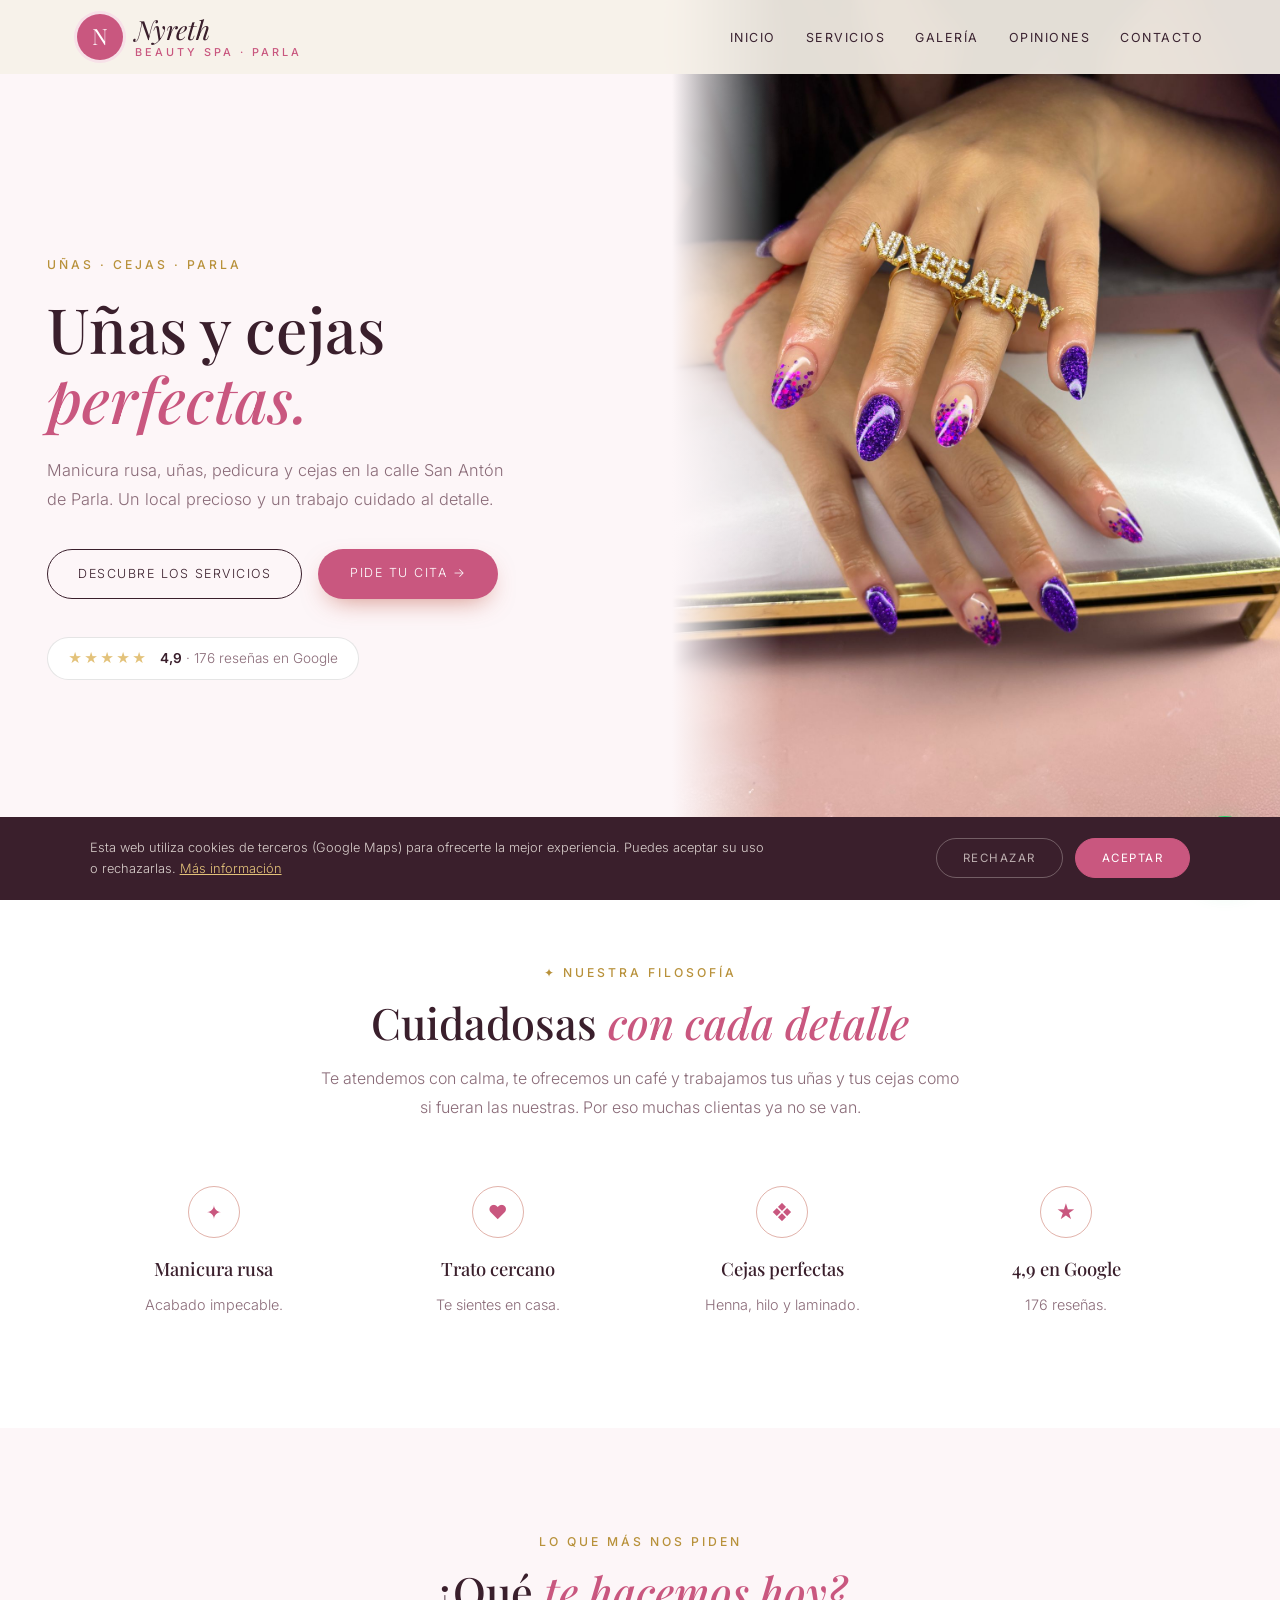
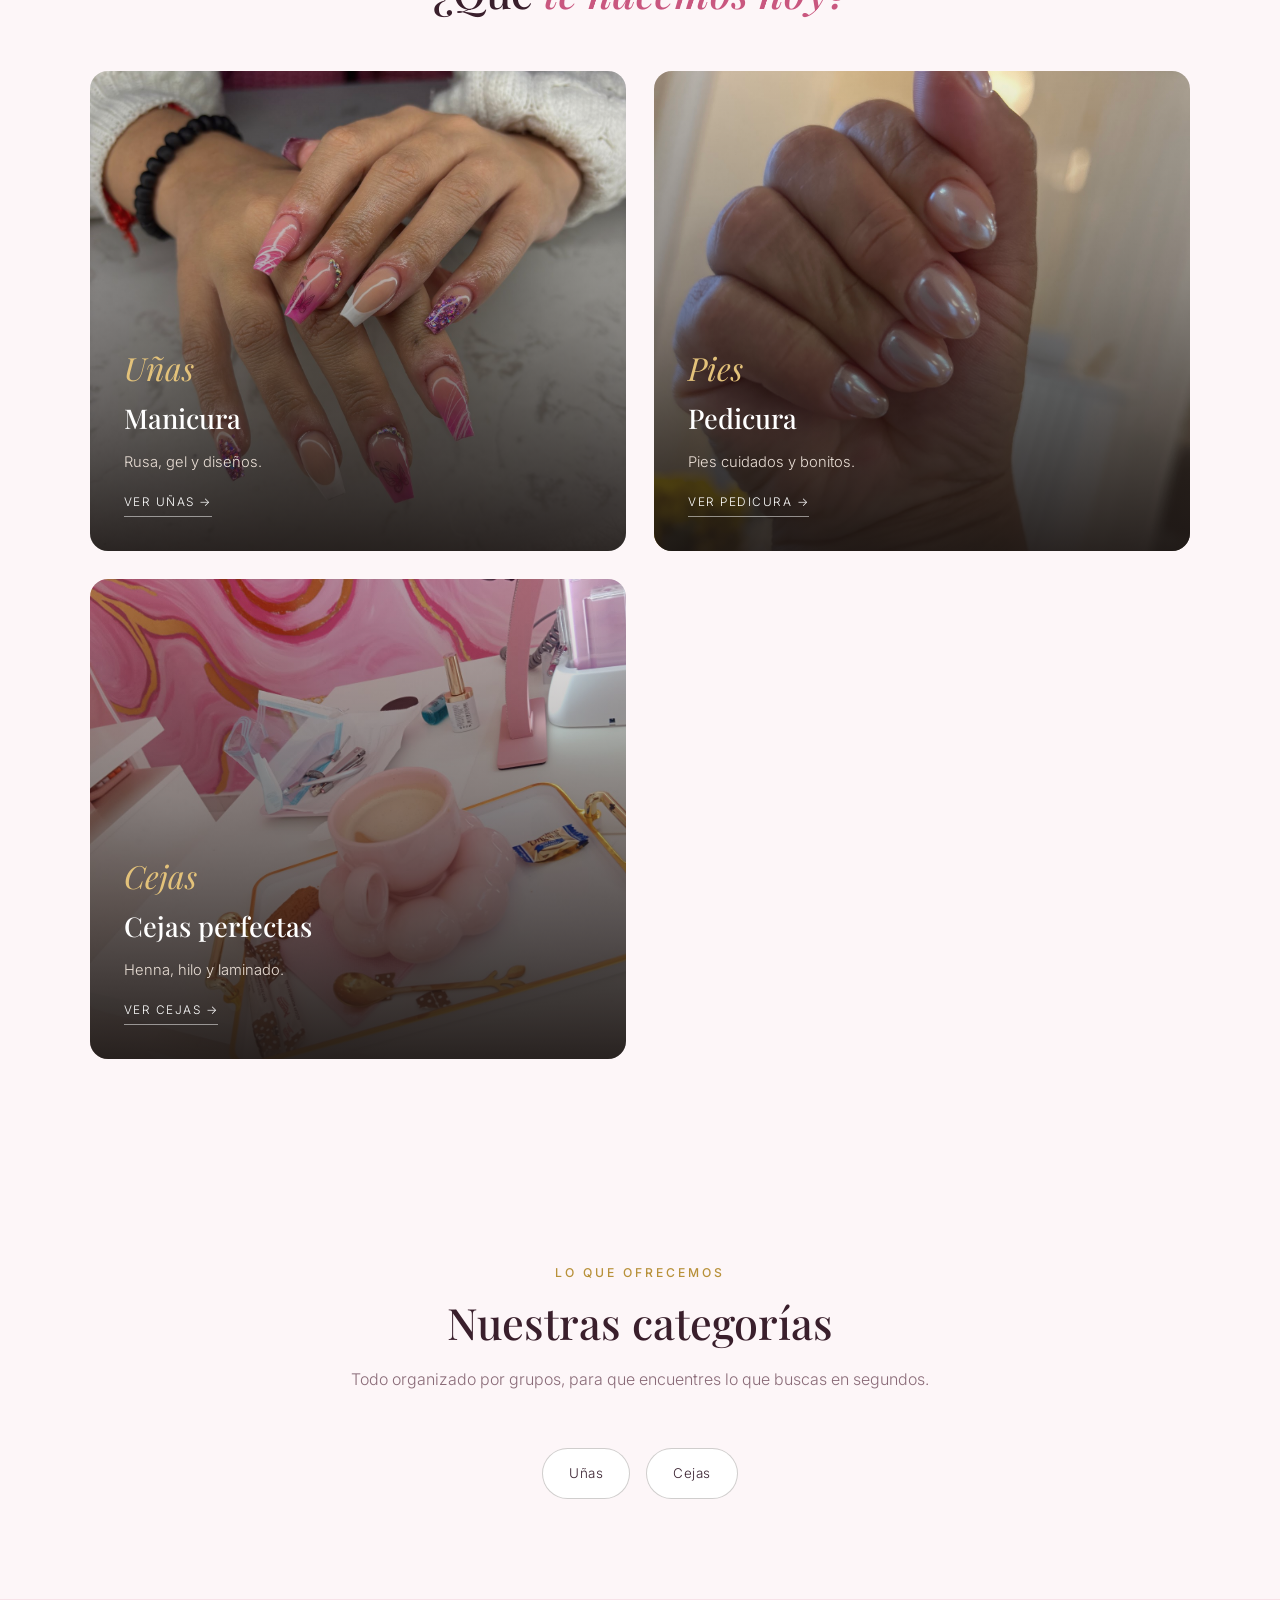
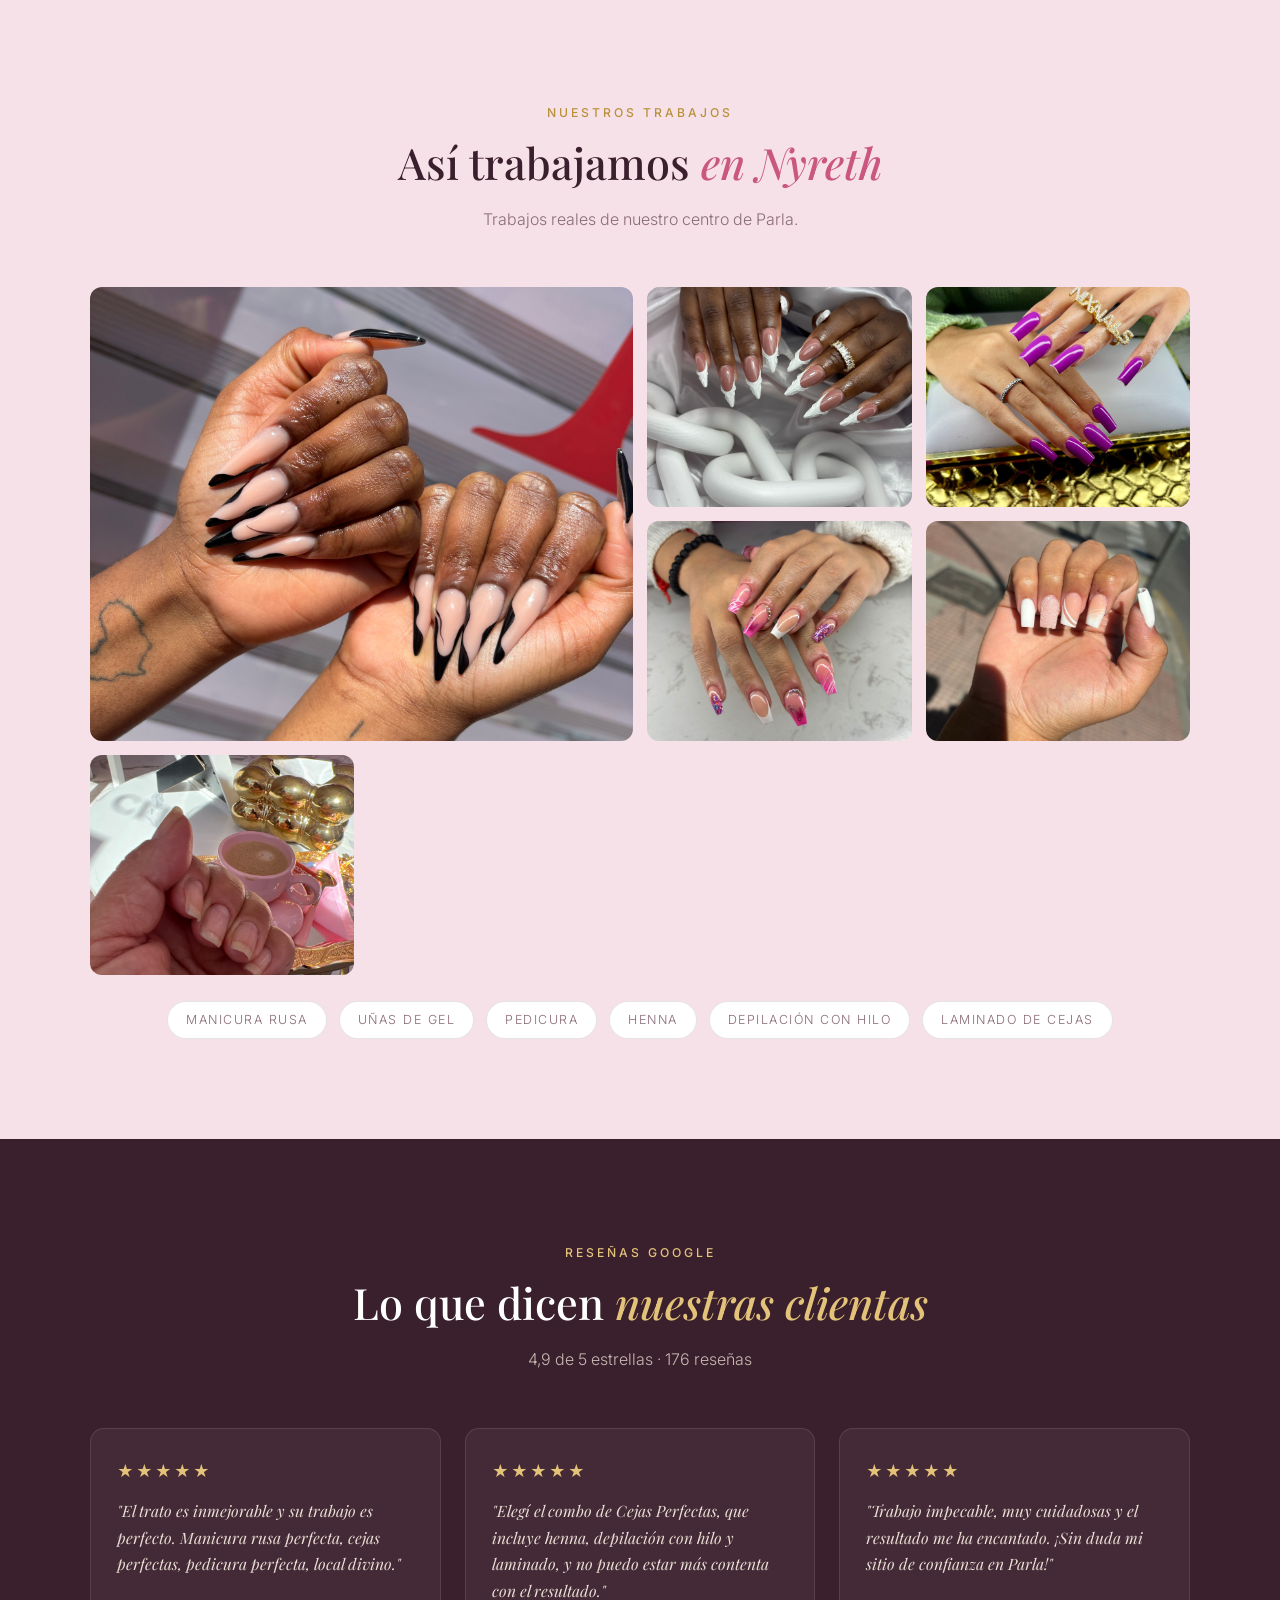
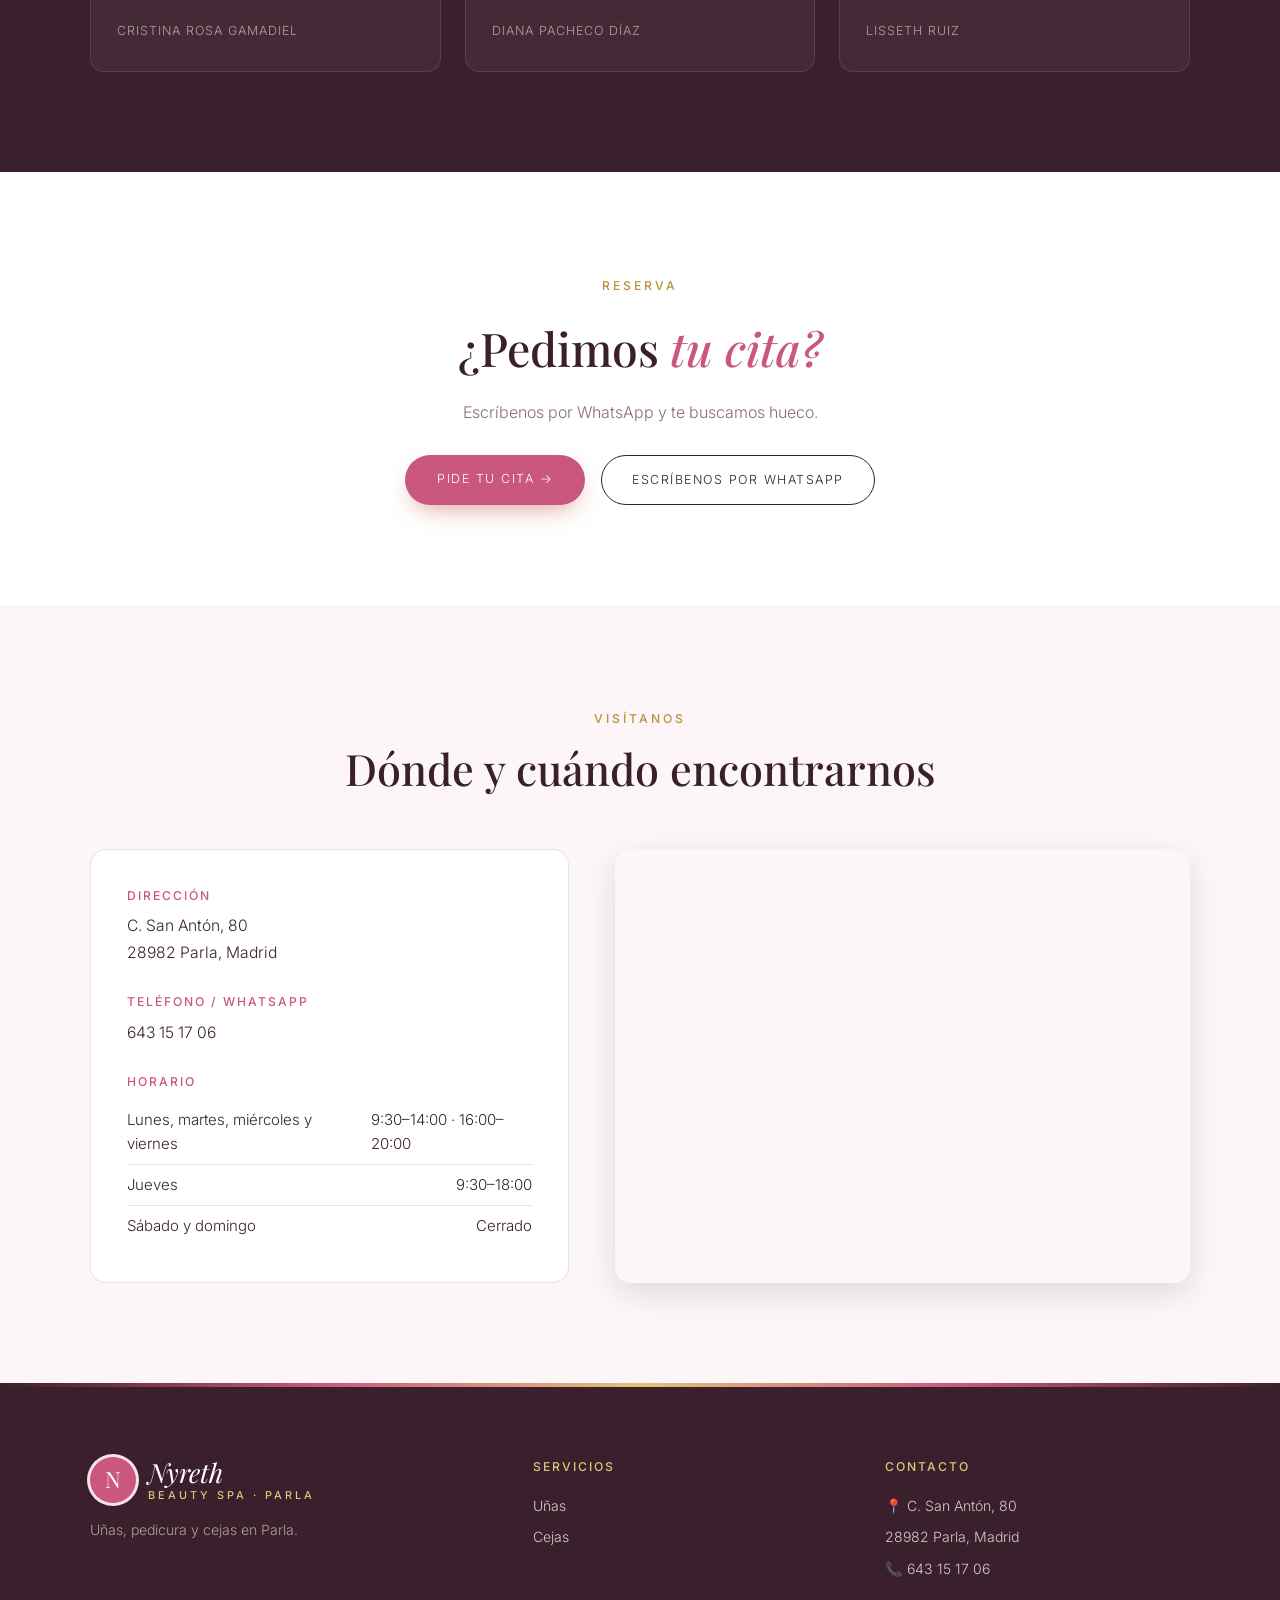
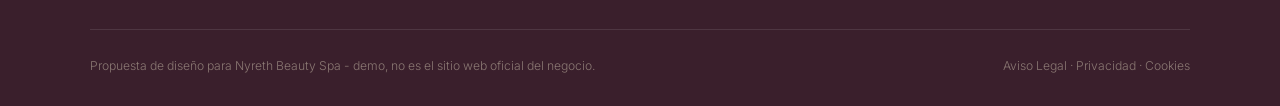
<file: index.html>
<!DOCTYPE html>
<html lang="es">
<head>
<meta charset="UTF-8">
<meta name="viewport" content="width=device-width, initial-scale=1.0">
<title>Nyreth Beauty Spa — Manicura, pedicura y cejas en Parla</title>
<meta name="description" content="Nyreth Beauty Spa, en la calle San Antón 80 de Parla. Manicura rusa, uñas, pedicura y cejas perfectas con henna, hilo y laminado. 4,9★ con 176 reseñas en Google.">
<meta name="theme-color" content="#3a1f2c">
<meta property="og:title" content="Nyreth Beauty Spa · Parla">
<meta property="og:image" content="maps_08.jpg">

<link rel="preconnect" href="https://fonts.googleapis.com"><link rel="preconnect" href="https://fonts.gstatic.com" crossorigin><link href="https://fonts.googleapis.com/css2?family=Playfair+Display:ital,wght@0,500;0,600;1,500&family=Inter:wght@300;400;500;600&display=swap" rel="stylesheet">
<link rel="stylesheet" href="styles.css">
</head>
<body>

<header id="header">
  <a href="index.html" class="logo" aria-label="Nyreth Beauty Spa, inicio"><span class="logo-mark">N</span><span class="logo-text"><span class="script">Nyreth</span><small>beauty spa · Parla</small></span></a>
  <nav id="nav" aria-label="Navegación principal"><ul><li><a href="index.html#inicio">Inicio</a></li><li><a href="servicios.html">Servicios</a></li><li><a href="index.html#galeria">Galería</a></li><li><a href="index.html#opiniones">Opiniones</a></li><li><a href="index.html#contacto">Contacto</a></li></ul></nav><button class="nav-toggle" id="navToggle" aria-label="Abrir menú">☰</button>
</header>

<section class="hero" id="inicio">
  <div class="hero-text">
    <span class="eyebrow">Uñas · Cejas · Parla</span>
    <h1>Uñas y cejas <em>perfectas.</em></h1>
    <p>Manicura rusa, uñas, pedicura y cejas en la calle San Antón de Parla. Un local precioso y un trabajo cuidado al detalle.</p>
    <div class="hero-ctas">
      <a href="servicios.html" class="btn-outline">Descubre los servicios</a>
      <a href="https://wa.me/34643151706?text=Hola%2C%20he%20visto%20vuestra%20web%20y%20me%20gustar%C3%ADa%20pedir%20cita%20en%20Nyreth%20Beauty%20Spa" class="btn-solid" target="_blank" rel="noopener">Pide tu cita →</a>
    </div>
    <a class="hero-rating" href="https://www.google.com/maps/search/?api=1&query=Nyreth+Beauty+Spa,+Calle+San+Antón+80,+Parla" target="_blank" rel="noopener"><span class="stars">★★★★★</span><span><strong>4,9</strong> · 176 reseñas en Google</span></a>
  </div>
  <div class="hero-img"><img src="maps_08.jpg" alt="Uñas moradas hechas en Nyreth Beauty Spa" style="object-position:center 50%;"></div>
</section>

<section class="trust">
  <div class="section-head">
    <span class="eyebrow">✦ Nuestra filosofía</span>
    <h2>Cuidadosas <em>con cada detalle</em></h2>
    <p>Te atendemos con calma, te ofrecemos un café y trabajamos tus uñas y tus cejas como si fueran las nuestras. Por eso muchas clientas ya no se van.</p>
  </div>
  <div class="trust-grid">
    <div class="trust-card"><span class="trust-ic">✦</span><h3>Manicura rusa</h3><p>Acabado impecable.</p></div>
    <div class="trust-card"><span class="trust-ic">♥</span><h3>Trato cercano</h3><p>Te sientes en casa.</p></div>
    <div class="trust-card"><span class="trust-ic">❖</span><h3>Cejas perfectas</h3><p>Henna, hilo y laminado.</p></div>
    <div class="trust-card"><span class="trust-ic">★</span><h3>4,9 en Google</h3><p>176 reseñas.</p></div>
  </div>
</section>

<section class="worlds">
  <div class="section-head">
    <span class="eyebrow">Lo que más nos piden</span>
    <h2>¿Qué <em>te hacemos hoy?</em></h2>
  </div>
  <div class="worlds-grid">
    <a href="servicios.html#unas" class="world-card"><img src="maps_07.jpg" alt="Manicura"><div class="world-text"><span class="script">Uñas</span><h3>Manicura</h3><p>Rusa, gel y diseños.</p><span class="world-link">Ver uñas →</span></div></a>
    <a href="servicios.html#unas" class="world-card"><img src="maps_09.jpg" alt="Pedicura"><div class="world-text"><span class="script">Pies</span><h3>Pedicura</h3><p>Pies cuidados y bonitos.</p><span class="world-link">Ver pedicura →</span></div></a>
    <a href="servicios.html#cejas" class="world-card"><img src="maps_03.jpg" alt="Cejas perfectas"><div class="world-text"><span class="script">Cejas</span><h3>Cejas perfectas</h3><p>Henna, hilo y laminado.</p><span class="world-link">Ver cejas →</span></div></a>
  </div>
</section>

<section>
  <div class="section-head">
    <span class="eyebrow">Lo que ofrecemos</span>
    <h2>Nuestras categorías</h2>
    <p>Todo organizado por grupos, para que encuentres lo que buscas en segundos.</p>
  </div>
  <div class="cat-pills">
    <a href="servicios.html#unas" class="cat-pill">Uñas</a>
    <a href="servicios.html#cejas" class="cat-pill">Cejas</a>
  </div>
</section>

<section class="gallery-wrap" id="galeria">
  <div class="section-head">
    <span class="eyebrow">Nuestros trabajos</span>
    <h2>Así trabajamos <em>en Nyreth</em></h2>
    <p>Trabajos reales de nuestro centro de Parla.</p>
  </div>
  <div class="gallery">
    <figure class="big"><img src="maps_01.jpg" alt="Uñas con diseño negro" loading="lazy"></figure>
    <figure><img src="maps_02.jpg" alt="Francesa blanca" loading="lazy"></figure>
    <figure><img src="maps_04.jpg" alt="Uñas moradas" loading="lazy"></figure>
    <figure><img src="maps_07.jpg" alt="Uñas rosas con diseño" loading="lazy"></figure>
    <figure><img src="maps_05.jpg" alt="Uñas nude con brillo" loading="lazy"></figure>
    <figure><img src="maps_06.jpg" alt="Rincón de café del centro" loading="lazy"></figure>
  </div>
  <div class="brands"><span>Manicura rusa</span><span>Uñas de gel</span><span>Pedicura</span><span>Henna</span><span>Depilación con hilo</span><span>Laminado de cejas</span></div>
</section>

<section class="reviews-wrap" id="opiniones">
  <div class="section-head">
    <span class="eyebrow">Reseñas Google</span>
    <h2>Lo que dicen <em>nuestras clientas</em></h2>
    <p>4,9 de 5 estrellas · 176 reseñas</p>
  </div>
  <div class="review-grid">
    <div class="review-card"><div class="stars">★★★★★</div><p>"El trato es inmejorable y su trabajo es perfecto. Manicura rusa perfecta, cejas perfectas, pedicura perfecta, local divino."</p><cite>Cristina Rosa Gamadiel</cite></div>
    <div class="review-card"><div class="stars">★★★★★</div><p>"Elegí el combo de Cejas Perfectas, que incluye henna, depilación con hilo y laminado, y no puedo estar más contenta con el resultado."</p><cite>Diana Pacheco Díaz</cite></div>
    <div class="review-card"><div class="stars">★★★★★</div><p>"Trabajo impecable, muy cuidadosas y el resultado me ha encantado. ¡Sin duda mi sitio de confianza en Parla!"</p><cite>Lisseth Ruiz</cite></div>
  </div>
</section>

<section class="cta-section">
  <span class="eyebrow">Reserva</span>
  <h2>¿Pedimos <em>tu cita?</em></h2>
  <p>Escríbenos por WhatsApp y te buscamos hueco.</p>
  <div class="cta-row">
    <a href="https://wa.me/34643151706?text=Hola%2C%20he%20visto%20vuestra%20web%20y%20me%20gustar%C3%ADa%20pedir%20cita%20en%20Nyreth%20Beauty%20Spa" class="btn-solid" target="_blank" rel="noopener">Pide tu cita →</a>
    <a href="https://wa.me/34643151706?text=Hola%2C%20he%20visto%20vuestra%20web%20y%20me%20gustar%C3%ADa%20pedir%20cita%20en%20Nyreth%20Beauty%20Spa" class="btn-outline" target="_blank" rel="noopener">Escríbenos por WhatsApp</a>
  </div>
</section>

<section class="contact-section" id="contacto">
  <div class="section-head">
    <span class="eyebrow">Visítanos</span>
    <h2>Dónde y cuándo encontrarnos</h2>
  </div>
  <div class="contact-grid">
    <div class="contact-info">
      <div class="contact-block"><h3>Dirección</h3><p>C. San Antón, 80<br>28982 Parla, Madrid</p></div>
      <div class="contact-block"><h3>Teléfono / WhatsApp</h3><p><a href="tel:+34643151706">643 15 17 06</a></p></div>
      <div class="contact-block"><h3>Horario</h3><ul class="hours-list"><li><span>Lunes, martes, miércoles y viernes</span><span>9:30–14:00 · 16:00–20:00</span></li><li><span>Jueves</span><span>9:30–18:00</span></li><li><span>Sábado y domingo</span><span>Cerrado</span></li></ul></div>
      
    </div>
    <div class="contact-map">
      <iframe title="Mapa de Nyreth Beauty Spa" src="https://www.google.com/maps?q=Nyreth+Beauty+Spa,+Calle+San+Antón+80,+Parla&output=embed" width="100%" height="100%" style="border:0;" allowfullscreen="" loading="lazy" referrerpolicy="no-referrer-when-downgrade"></iframe>
    </div>
  </div>
</section>

<footer>
  <div class="footer-grid">
    <div class="footer-brand">
      <a href="index.html" class="logo light"><span class="logo-mark">N</span><span class="logo-text"><span class="script">Nyreth</span><small>beauty spa · Parla</small></span></a>
      <p>Uñas, pedicura y cejas en Parla.</p>
    </div>
    <div><h4>Servicios</h4><ul><li><a href="servicios.html#unas">Uñas</a></li><li><a href="servicios.html#cejas">Cejas</a></li></ul></div>
    <div><h4>Contacto</h4><ul><li>📍 C. San Antón, 80</li><li>28982 Parla, Madrid</li><li>📞 <a href="tel:+34643151706">643 15 17 06</a></li></ul></div>
  </div>
  <div class="footer-bottom">
    <span>Propuesta de diseño para Nyreth Beauty Spa - demo, no es el sitio web oficial del negocio.</span>
    <span><a href="aviso-legal.html">Aviso Legal</a> &middot; <a href="politica-privacidad.html">Privacidad</a> &middot; <a href="politica-cookies.html">Cookies</a></span>
  </div>
</footer>

<div id="cookie-banner" class="cookie-banner"><p>Esta web utiliza cookies de terceros (Google Maps) para ofrecerte la mejor experiencia. Puedes aceptar su uso o rechazarlas. <a href="politica-cookies.html">Más información</a></p><div class="cookie-actions"><button onclick="setCookieChoice('rejected')" class="ck-reject">Rechazar</button><button onclick="setCookieChoice('accepted')" class="ck-accept">Aceptar</button></div></div>
<div class="social-fabs"><a class="wa-fab" href="https://wa.me/34643151706?text=Hola%2C%20he%20visto%20vuestra%20web%20y%20me%20gustar%C3%ADa%20pedir%20cita%20en%20Nyreth%20Beauty%20Spa" target="_blank" rel="noopener" aria-label="Escribir por WhatsApp"><svg width="28" height="28" viewBox="0 0 24 24" fill="white"><path d="M17.5 14.4c-.3-.1-1.8-.9-2-1s-.5-.1-.7.1-.8 1-.9 1.2-.3.2-.6.1a8.2 8.2 0 0 1-2.4-1.5 9 9 0 0 1-1.7-2.1c-.2-.3 0-.5.1-.6l.4-.5.3-.5v-.5l-.9-2.2c-.2-.6-.5-.5-.7-.5h-.6a1.1 1.1 0 0 0-.8.4 3.4 3.4 0 0 0-1 2.5 5.9 5.9 0 0 0 1.2 3.1 13.5 13.5 0 0 0 5.2 4.6c2.6 1 2.6.7 3.1.6a2.6 2.6 0 0 0 1.7-1.2 2.1 2.1 0 0 0 .2-1.2c-.1-.1-.3-.2-.6-.3ZM12 21.8a9.8 9.8 0 0 1-5-1.4l-.4-.2-3.7 1 1-3.6-.2-.4A9.8 9.8 0 1 1 12 21.8Zm8.4-18.3A11.8 11.8 0 0 0 1.8 17.7L.2 23.8l6.3-1.6a11.8 11.8 0 0 0 5.6 1.4A11.8 11.8 0 0 0 20.4 3.5Z"/></svg></a></div>
<script src="main.js"></script>
</body>
</html>
</file>
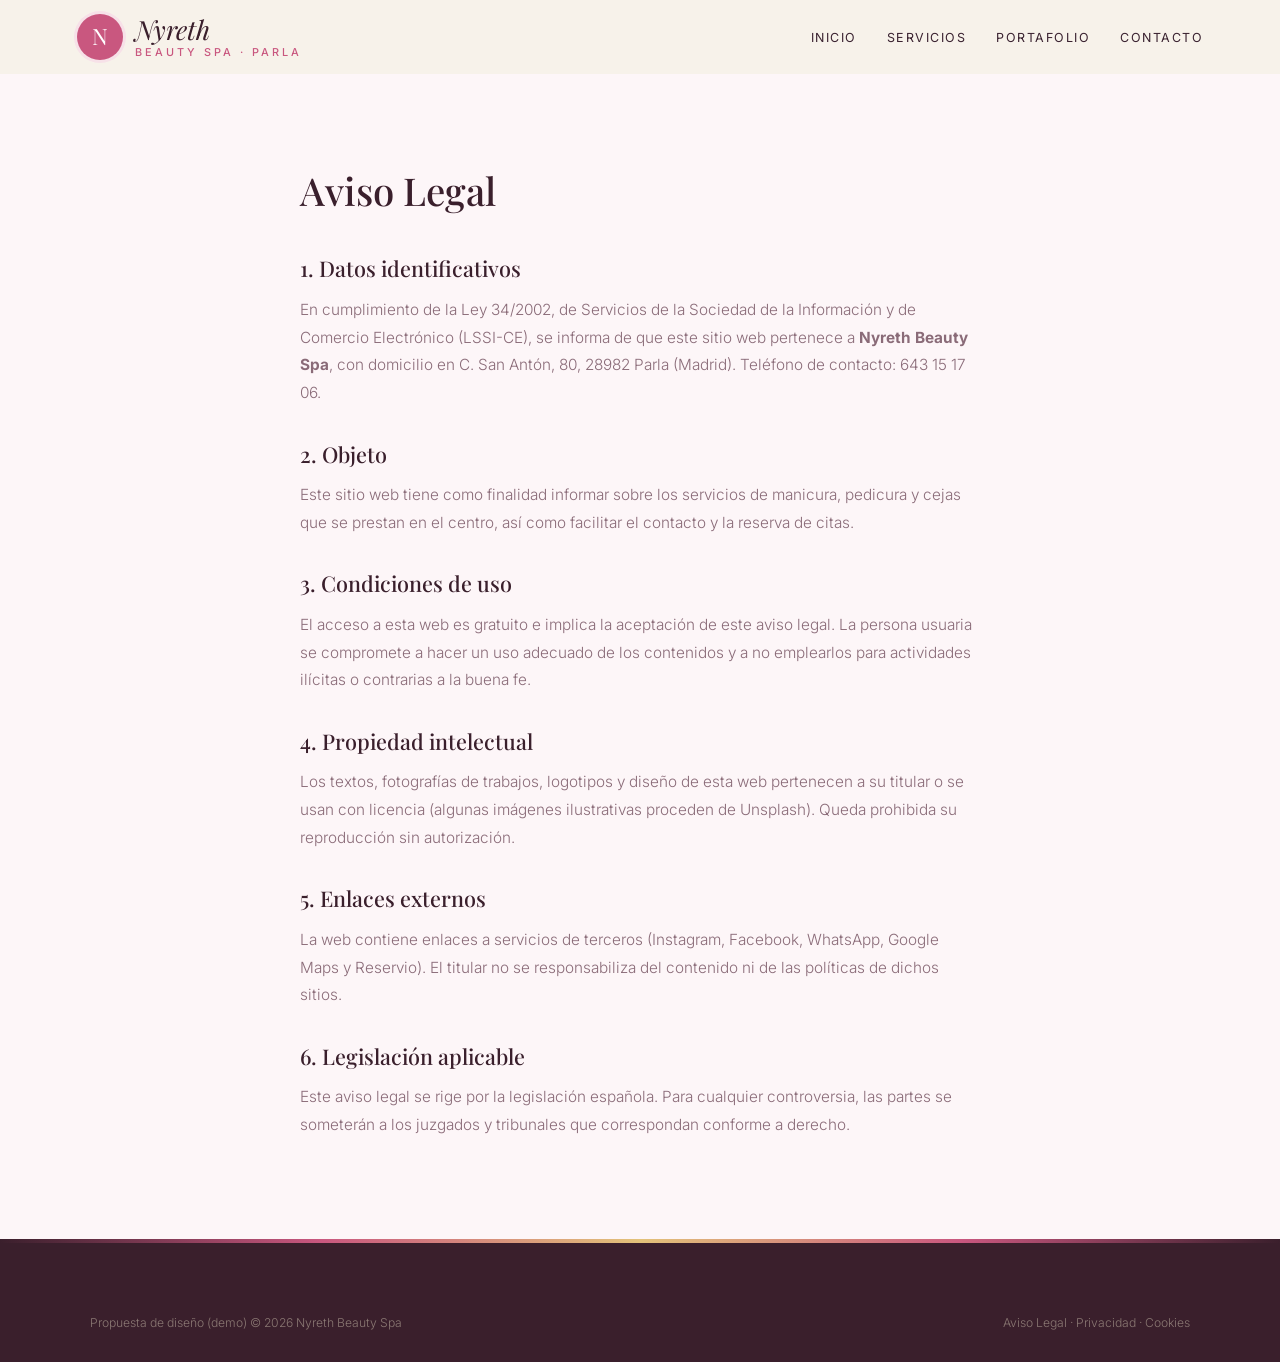
<file: aviso-legal.html>
<!DOCTYPE html>
<html lang="es">
<head>
<meta charset="UTF-8">
<meta name="viewport" content="width=device-width, initial-scale=1.0">
<title>Aviso Legal — Nyreth Beauty Spa</title>
<meta name="robots" content="noindex">

<link rel="preconnect" href="https://fonts.googleapis.com">
<link href="https://fonts.googleapis.com/css2?family=Playfair+Display:ital,wght@0,500;0,600;1,500&family=Inter:wght@300;400;500;600&display=swap" rel="stylesheet">
<link rel="stylesheet" href="styles.css">
</head>
<body>
<header id="header" class="scrolled">
  <a href="index.html" class="logo" aria-label="Nyreth Beauty Spa, inicio">
    <span class="logo-mark">N</span>
    <span class="logo-text"><span class="script">Nyreth</span><small>beauty spa · Parla</small></span>
  </a>
  <nav id="nav" aria-label="Navegación principal">
    <ul>
      <li><a href="index.html#inicio">Inicio</a></li>
      <li><a href="servicios.html">Servicios</a></li>
      <li><a href="portafolio.html">Portafolio</a></li>
      <li><a href="index.html#contacto">Contacto</a></li>
    </ul>
  </nav>
  <button class="nav-toggle" id="navToggle" aria-label="Abrir menú">☰</button>
</header>
<main class="legal"><h1>Aviso Legal</h1>
<h2>1. Datos identificativos</h2>
<p>En cumplimiento de la Ley 34/2002, de Servicios de la Sociedad de la Información y de Comercio Electrónico (LSSI-CE), se informa de que este sitio web pertenece a <strong>Nyreth Beauty Spa</strong>, con domicilio en C. San Antón, 80, 28982 Parla (Madrid). Teléfono de contacto: 643 15 17 06.</p>
<h2>2. Objeto</h2>
<p>Este sitio web tiene como finalidad informar sobre los servicios de manicura, pedicura y cejas que se prestan en el centro, así como facilitar el contacto y la reserva de citas.</p>
<h2>3. Condiciones de uso</h2>
<p>El acceso a esta web es gratuito e implica la aceptación de este aviso legal. La persona usuaria se compromete a hacer un uso adecuado de los contenidos y a no emplearlos para actividades ilícitas o contrarias a la buena fe.</p>
<h2>4. Propiedad intelectual</h2>
<p>Los textos, fotografías de trabajos, logotipos y diseño de esta web pertenecen a su titular o se usan con licencia (algunas imágenes ilustrativas proceden de Unsplash). Queda prohibida su reproducción sin autorización.</p>
<h2>5. Enlaces externos</h2>
<p>La web contiene enlaces a servicios de terceros (Instagram, Facebook, WhatsApp, Google Maps y Reservio). El titular no se responsabiliza del contenido ni de las políticas de dichos sitios.</p>
<h2>6. Legislación aplicable</h2>
<p>Este aviso legal se rige por la legislación española. Para cualquier controversia, las partes se someterán a los juzgados y tribunales que correspondan conforme a derecho.</p></main>
<footer>
  <div class="footer-bottom" style="margin-top:0">
    <span>Propuesta de diseño (demo) © 2026 Nyreth Beauty Spa</span>
    <span><a href="aviso-legal.html">Aviso Legal</a> &middot; <a href="politica-privacidad.html">Privacidad</a> &middot; <a href="politica-cookies.html">Cookies</a></span>
  </div>
</footer>
<script src="main.js"></script>
</body>
</html>
</file>
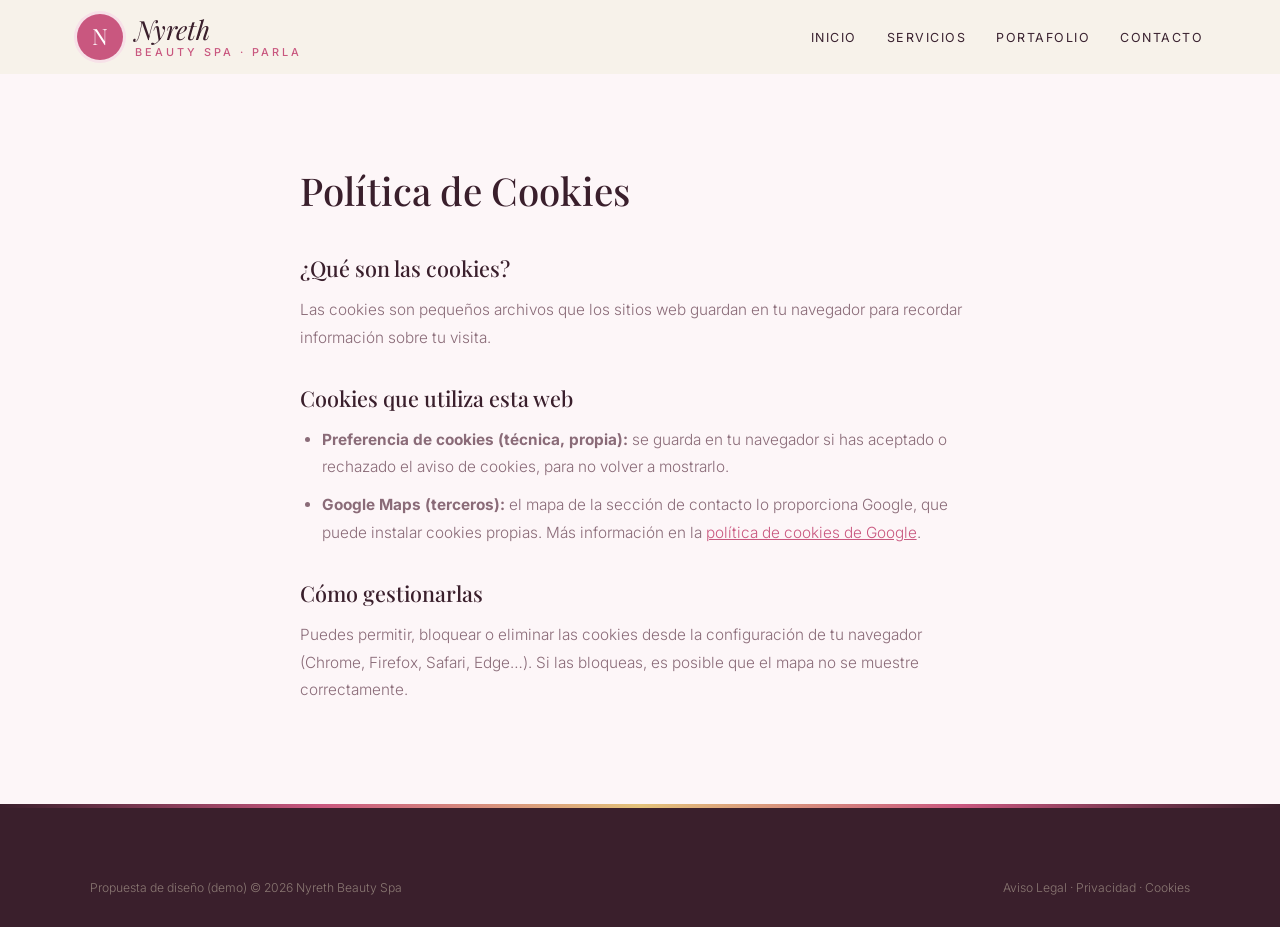
<file: politica-cookies.html>
<!DOCTYPE html>
<html lang="es">
<head>
<meta charset="UTF-8">
<meta name="viewport" content="width=device-width, initial-scale=1.0">
<title>Política de Cookies — Nyreth Beauty Spa</title>
<meta name="robots" content="noindex">

<link rel="preconnect" href="https://fonts.googleapis.com">
<link href="https://fonts.googleapis.com/css2?family=Playfair+Display:ital,wght@0,500;0,600;1,500&family=Inter:wght@300;400;500;600&display=swap" rel="stylesheet">
<link rel="stylesheet" href="styles.css">
</head>
<body>
<header id="header" class="scrolled">
  <a href="index.html" class="logo" aria-label="Nyreth Beauty Spa, inicio">
    <span class="logo-mark">N</span>
    <span class="logo-text"><span class="script">Nyreth</span><small>beauty spa · Parla</small></span>
  </a>
  <nav id="nav" aria-label="Navegación principal">
    <ul>
      <li><a href="index.html#inicio">Inicio</a></li>
      <li><a href="servicios.html">Servicios</a></li>
      <li><a href="portafolio.html">Portafolio</a></li>
      <li><a href="index.html#contacto">Contacto</a></li>
    </ul>
  </nav>
  <button class="nav-toggle" id="navToggle" aria-label="Abrir menú">☰</button>
</header>
<main class="legal"><h1>Política de Cookies</h1>
<h2>¿Qué son las cookies?</h2>
<p>Las cookies son pequeños archivos que los sitios web guardan en tu navegador para recordar información sobre tu visita.</p>
<h2>Cookies que utiliza esta web</h2>
<ul>
<li><strong>Preferencia de cookies (técnica, propia):</strong> se guarda en tu navegador si has aceptado o rechazado el aviso de cookies, para no volver a mostrarlo.</li>
<li><strong>Google Maps (terceros):</strong> el mapa de la sección de contacto lo proporciona Google, que puede instalar cookies propias. Más información en la <a href="https://policies.google.com/technologies/cookies" target="_blank" rel="noopener">política de cookies de Google</a>.</li>
</ul>
<h2>Cómo gestionarlas</h2>
<p>Puedes permitir, bloquear o eliminar las cookies desde la configuración de tu navegador (Chrome, Firefox, Safari, Edge…). Si las bloqueas, es posible que el mapa no se muestre correctamente.</p></main>
<footer>
  <div class="footer-bottom" style="margin-top:0">
    <span>Propuesta de diseño (demo) © 2026 Nyreth Beauty Spa</span>
    <span><a href="aviso-legal.html">Aviso Legal</a> &middot; <a href="politica-privacidad.html">Privacidad</a> &middot; <a href="politica-cookies.html">Cookies</a></span>
  </div>
</footer>
<script src="main.js"></script>
</body>
</html>
</file>
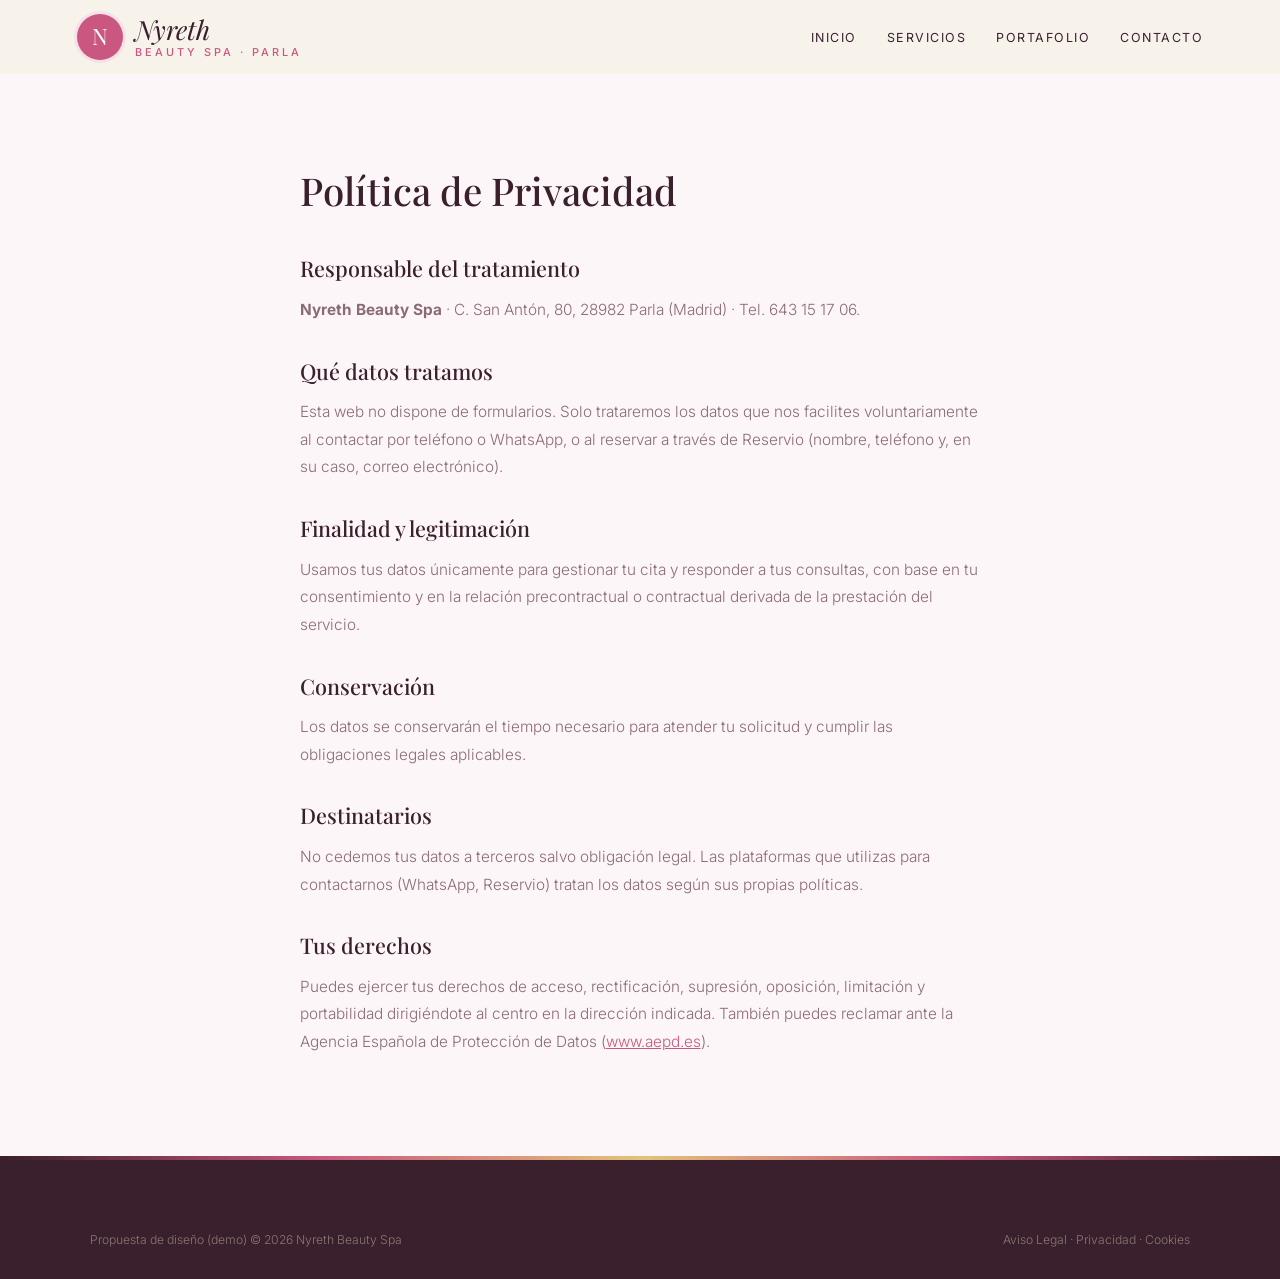
<file: politica-privacidad.html>
<!DOCTYPE html>
<html lang="es">
<head>
<meta charset="UTF-8">
<meta name="viewport" content="width=device-width, initial-scale=1.0">
<title>Política de Privacidad — Nyreth Beauty Spa</title>
<meta name="robots" content="noindex">

<link rel="preconnect" href="https://fonts.googleapis.com">
<link href="https://fonts.googleapis.com/css2?family=Playfair+Display:ital,wght@0,500;0,600;1,500&family=Inter:wght@300;400;500;600&display=swap" rel="stylesheet">
<link rel="stylesheet" href="styles.css">
</head>
<body>
<header id="header" class="scrolled">
  <a href="index.html" class="logo" aria-label="Nyreth Beauty Spa, inicio">
    <span class="logo-mark">N</span>
    <span class="logo-text"><span class="script">Nyreth</span><small>beauty spa · Parla</small></span>
  </a>
  <nav id="nav" aria-label="Navegación principal">
    <ul>
      <li><a href="index.html#inicio">Inicio</a></li>
      <li><a href="servicios.html">Servicios</a></li>
      <li><a href="portafolio.html">Portafolio</a></li>
      <li><a href="index.html#contacto">Contacto</a></li>
    </ul>
  </nav>
  <button class="nav-toggle" id="navToggle" aria-label="Abrir menú">☰</button>
</header>
<main class="legal"><h1>Política de Privacidad</h1>
<h2>Responsable del tratamiento</h2>
<p><strong>Nyreth Beauty Spa</strong> · C. San Antón, 80, 28982 Parla (Madrid) · Tel. 643 15 17 06.</p>
<h2>Qué datos tratamos</h2>
<p>Esta web no dispone de formularios. Solo trataremos los datos que nos facilites voluntariamente al contactar por teléfono o WhatsApp, o al reservar a través de Reservio (nombre, teléfono y, en su caso, correo electrónico).</p>
<h2>Finalidad y legitimación</h2>
<p>Usamos tus datos únicamente para gestionar tu cita y responder a tus consultas, con base en tu consentimiento y en la relación precontractual o contractual derivada de la prestación del servicio.</p>
<h2>Conservación</h2>
<p>Los datos se conservarán el tiempo necesario para atender tu solicitud y cumplir las obligaciones legales aplicables.</p>
<h2>Destinatarios</h2>
<p>No cedemos tus datos a terceros salvo obligación legal. Las plataformas que utilizas para contactarnos (WhatsApp, Reservio) tratan los datos según sus propias políticas.</p>
<h2>Tus derechos</h2>
<p>Puedes ejercer tus derechos de acceso, rectificación, supresión, oposición, limitación y portabilidad dirigiéndote al centro en la dirección indicada. También puedes reclamar ante la Agencia Española de Protección de Datos (<a href="https://www.aepd.es" target="_blank" rel="noopener">www.aepd.es</a>).</p></main>
<footer>
  <div class="footer-bottom" style="margin-top:0">
    <span>Propuesta de diseño (demo) © 2026 Nyreth Beauty Spa</span>
    <span><a href="aviso-legal.html">Aviso Legal</a> &middot; <a href="politica-privacidad.html">Privacidad</a> &middot; <a href="politica-cookies.html">Cookies</a></span>
  </div>
</footer>
<script src="main.js"></script>
</body>
</html>
</file>
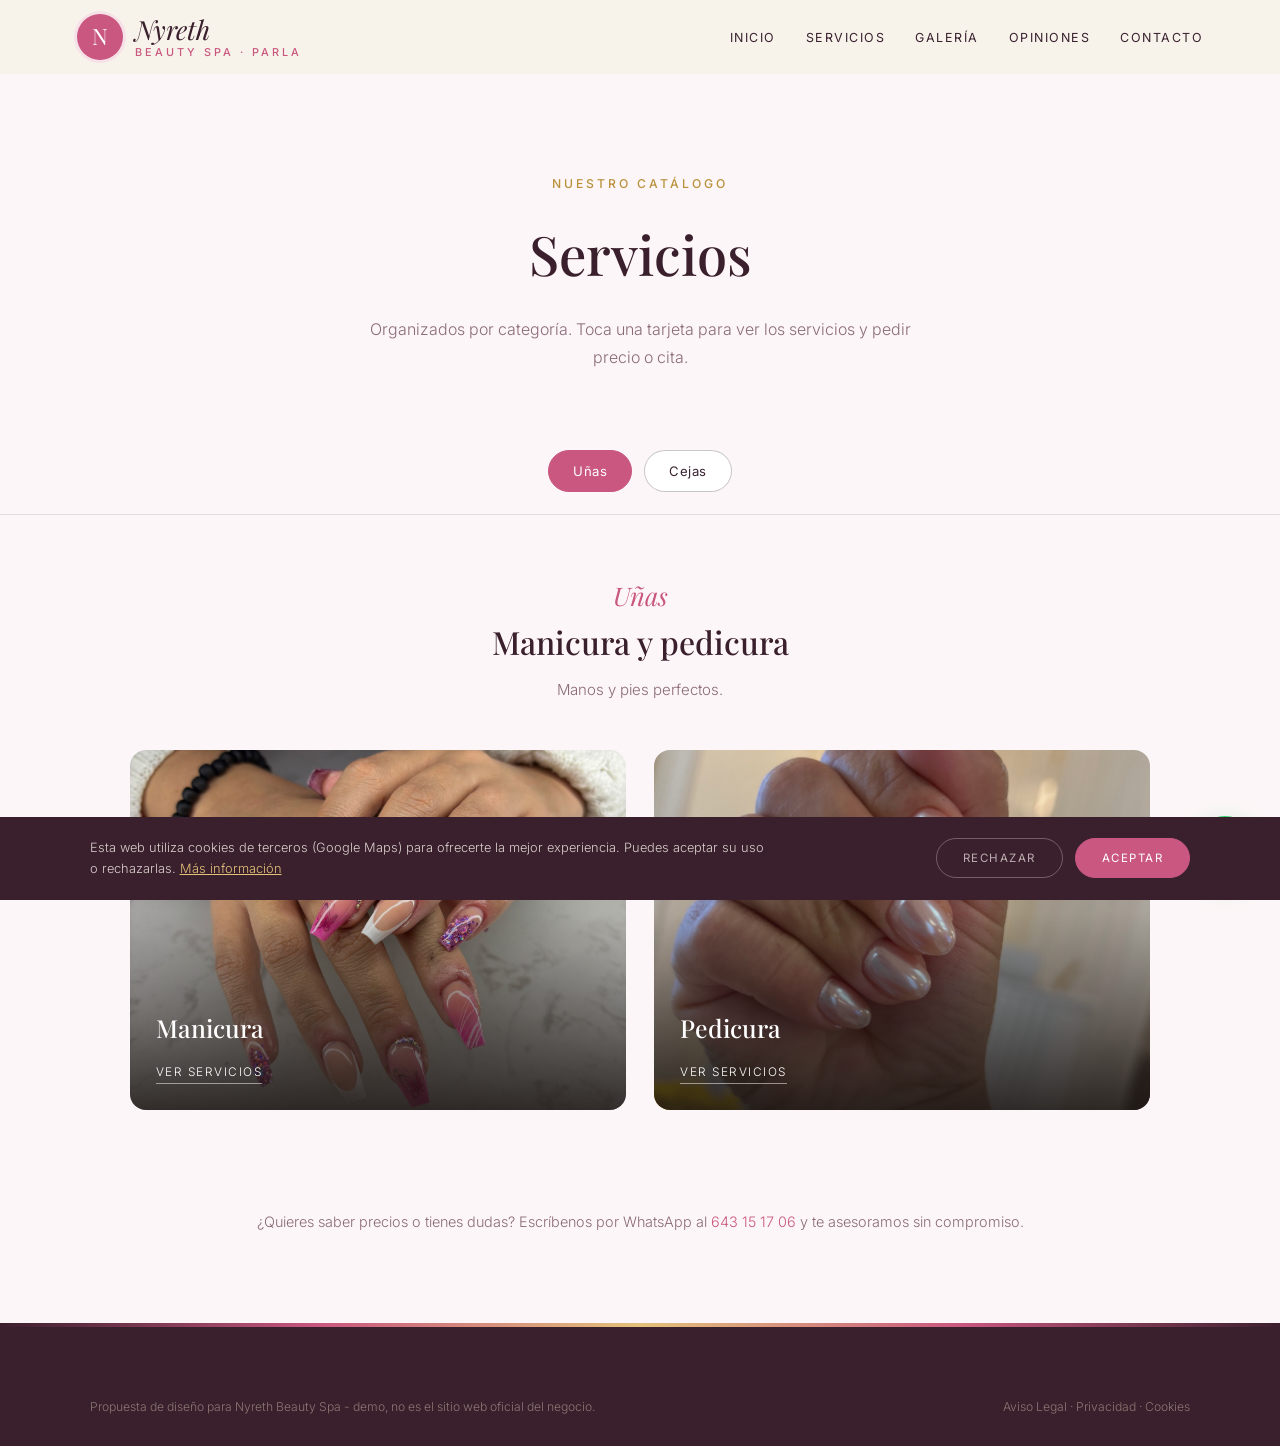
<file: servicios.html>
<!DOCTYPE html>
<html lang="es">
<head>
<meta charset="UTF-8">
<meta name="viewport" content="width=device-width, initial-scale=1.0">
<title>Servicios — Nyreth Beauty Spa · Parla</title>
<meta name="description" content="Servicios de Nyreth Beauty Spa en Parla.">

<link rel="preconnect" href="https://fonts.googleapis.com"><link rel="preconnect" href="https://fonts.gstatic.com" crossorigin><link href="https://fonts.googleapis.com/css2?family=Playfair+Display:ital,wght@0,500;0,600;1,500&family=Inter:wght@300;400;500;600&display=swap" rel="stylesheet">
<link rel="stylesheet" href="styles.css">
</head>
<body>

<header id="header" class="scrolled">
  <a href="index.html" class="logo" aria-label="Nyreth Beauty Spa, inicio"><span class="logo-mark">N</span><span class="logo-text"><span class="script">Nyreth</span><small>beauty spa · Parla</small></span></a>
  <nav id="nav" aria-label="Navegación principal"><ul><li><a href="index.html#inicio">Inicio</a></li><li><a href="servicios.html">Servicios</a></li><li><a href="index.html#galeria">Galería</a></li><li><a href="index.html#opiniones">Opiniones</a></li><li><a href="index.html#contacto">Contacto</a></li></ul></nav><button class="nav-toggle" id="navToggle" aria-label="Abrir menú">☰</button>
</header>

<div class="page-hero">
  <span class="eyebrow">Nuestro catálogo</span>
  <h1>Servicios</h1>
  <p>Organizados por categoría. Toca una tarjeta para ver los servicios y pedir precio o cita.</p>
</div>

<div class="tabs">
  <button class="tab-btn active" data-tab="unas">Uñas</button>
  <button class="tab-btn" data-tab="cejas">Cejas</button>
  
</div>

<div class="tab-panel active" id="unas">
  <div class="tab-intro"><span class="script">Uñas</span><h2>Manicura y pedicura</h2><p>Manos y pies perfectos.</p></div>
  <div class="cat-grid">
    <div class="cat-card" onclick="openModal('manicura')"><img src="maps_07.jpg" alt="Manicura" loading="lazy"><div class="cat-card-text"><h3>Manicura</h3><span>Ver servicios</span></div></div>
    <div class="cat-card" onclick="openModal('pedicura')"><img src="maps_09.jpg" alt="Pedicura" loading="lazy"><div class="cat-card-text"><h3>Pedicura</h3><span>Ver servicios</span></div></div>
  </div>
</div>

<div class="tab-panel" id="cejas">
  <div class="tab-intro"><span class="script">Cejas</span><h2>Cejas perfectas</h2><p>Mirada definida.</p></div>
  <div class="cat-grid single">
    <div class="cat-card" onclick="openModal('cejasperfectas')"><img src="maps_03.jpg" alt="Combo Cejas Perfectas" loading="lazy"><div class="cat-card-text"><h3>Combo Cejas Perfectas</h3><span>Ver servicios</span></div></div>
  </div>
</div>


<p class="services-note">¿Quieres saber precios o tienes dudas? Escríbenos por WhatsApp al <a href="https://wa.me/34643151706" target="_blank" rel="noopener" style="color:var(--red)">643 15 17 06</a> y te asesoramos sin compromiso.</p>

<div class="modal-overlay" id="modal-manicura"><div class="modal">
  <button class="modal-close" onclick="closeModal('manicura')" aria-label="Cerrar">×</button>
  <h3>Manicura</h3><p class="modal-sub">Rusa, gel y diseños</p>
  <div class="svc-row"><div><div class="svc-name">Manicura rusa</div><span class="svc-desc"></span></div><div class="svc-price">Consultar</div></div>
  <div class="svc-row"><div><div class="svc-name">Uñas de gel</div><span class="svc-desc"></span></div><div class="svc-price">Consultar</div></div>
  <div class="svc-row"><div><div class="svc-name">Diseños a tu gusto</div><span class="svc-desc"></span></div><div class="svc-price">Consultar</div></div>
  <a class="modal-cta alt" href="https://wa.me/34643151706?text=Hola%2C%20quiero%20informaci%C3%B3n%20sobre%20manicura" target="_blank" rel="noopener">Pedir cita por WhatsApp</a>
</div></div>

<div class="modal-overlay" id="modal-pedicura"><div class="modal">
  <button class="modal-close" onclick="closeModal('pedicura')" aria-label="Cerrar">×</button>
  <h3>Pedicura</h3><p class="modal-sub">Pies cuidados</p>
  <div class="svc-row"><div><div class="svc-name">Pedicura</div><span class="svc-desc"></span></div><div class="svc-price">Consultar</div></div>
  <a class="modal-cta alt" href="https://wa.me/34643151706?text=Hola%2C%20quiero%20informaci%C3%B3n%20sobre%20pedicura" target="_blank" rel="noopener">Pedir cita por WhatsApp</a>
</div></div>

<div class="modal-overlay" id="modal-cejasperfectas"><div class="modal">
  <button class="modal-close" onclick="closeModal('cejasperfectas')" aria-label="Cerrar">×</button>
  <h3>Combo Cejas Perfectas</h3><p class="modal-sub">Henna, hilo y laminado</p>
  <div class="svc-row"><div><div class="svc-name">Henna</div><span class="svc-desc"></span></div><div class="svc-price">Consultar</div></div>
  <div class="svc-row"><div><div class="svc-name">Depilación con hilo</div><span class="svc-desc"></span></div><div class="svc-price">Consultar</div></div>
  <div class="svc-row"><div><div class="svc-name">Laminado de cejas</div><span class="svc-desc"></span></div><div class="svc-price">Consultar</div></div>
  <a class="modal-cta alt" href="https://wa.me/34643151706?text=Hola%2C%20quiero%20informaci%C3%B3n%20sobre%20combo%20cejas%20perfectas" target="_blank" rel="noopener">Pedir cita por WhatsApp</a>
</div></div>


<footer>
  <div class="footer-bottom" style="margin-top:0">
    <span>Propuesta de diseño para Nyreth Beauty Spa - demo, no es el sitio web oficial del negocio.</span>
    <span><a href="aviso-legal.html">Aviso Legal</a> &middot; <a href="politica-privacidad.html">Privacidad</a> &middot; <a href="politica-cookies.html">Cookies</a></span>
  </div>
</footer>

<div id="cookie-banner" class="cookie-banner"><p>Esta web utiliza cookies de terceros (Google Maps) para ofrecerte la mejor experiencia. Puedes aceptar su uso o rechazarlas. <a href="politica-cookies.html">Más información</a></p><div class="cookie-actions"><button onclick="setCookieChoice('rejected')" class="ck-reject">Rechazar</button><button onclick="setCookieChoice('accepted')" class="ck-accept">Aceptar</button></div></div>
<div class="social-fabs"><a class="wa-fab" href="https://wa.me/34643151706?text=Hola%2C%20he%20visto%20vuestra%20web%20y%20me%20gustar%C3%ADa%20pedir%20cita%20en%20Nyreth%20Beauty%20Spa" target="_blank" rel="noopener" aria-label="Escribir por WhatsApp"><svg width="28" height="28" viewBox="0 0 24 24" fill="white"><path d="M17.5 14.4c-.3-.1-1.8-.9-2-1s-.5-.1-.7.1-.8 1-.9 1.2-.3.2-.6.1a8.2 8.2 0 0 1-2.4-1.5 9 9 0 0 1-1.7-2.1c-.2-.3 0-.5.1-.6l.4-.5.3-.5v-.5l-.9-2.2c-.2-.6-.5-.5-.7-.5h-.6a1.1 1.1 0 0 0-.8.4 3.4 3.4 0 0 0-1 2.5 5.9 5.9 0 0 0 1.2 3.1 13.5 13.5 0 0 0 5.2 4.6c2.6 1 2.6.7 3.1.6a2.6 2.6 0 0 0 1.7-1.2 2.1 2.1 0 0 0 .2-1.2c-.1-.1-.3-.2-.6-.3ZM12 21.8a9.8 9.8 0 0 1-5-1.4l-.4-.2-3.7 1 1-3.6-.2-.4A9.8 9.8 0 1 1 12 21.8Zm8.4-18.3A11.8 11.8 0 0 0 1.8 17.7L.2 23.8l6.3-1.6a11.8 11.8 0 0 0 5.6 1.4A11.8 11.8 0 0 0 20.4 3.5Z"/></svg></a></div>
<script src="main.js"></script>
</body>
</html>
</file>
<file: styles.css>
:root{
  --cream:#fdf6f8; --paper:#ffffff; --tint:#f7e1e8; --ink:#3a2230; --dark:#3a1f2c; --muted:#8a6b78;
  --red:#c9577f; --red-dark:#a3405f; --teal:#b8913a; --gold:#e3c27a; --line:rgba(0,0,0,.1);
  --brand-gradient:linear-gradient(90deg,#3a1f2c,#c9577f,#e3c27a,#c9577f,#3a1f2c);
}
*{margin:0;padding:0;box-sizing:border-box;}
html{scroll-behavior:smooth;}
body{font-family:'Inter',sans-serif;background:var(--cream);color:var(--ink);overflow-x:hidden;font-weight:300;line-height:1.6;}
a{text-decoration:none;color:inherit;}
h1,h2,h3{font-family:'Playfair Display',serif;font-weight:500;}
h1 em,h2 em{font-style:italic;color:var(--red);}
img{max-width:100%;display:block;}
.script{font-family:'Playfair Display',serif;font-style:italic;}

/* HEADER */
header{position:fixed;top:0;left:0;right:0;z-index:100;display:flex;justify-content:space-between;align-items:center;padding:14px 6%;background:rgba(247,241,233,.92);backdrop-filter:blur(10px);-webkit-backdrop-filter:blur(10px);transition:box-shadow .3s,padding .3s;}
header.scrolled{box-shadow:0 2px 24px rgba(28,22,20,.1);padding:8px 6%;}
.logo{display:flex;align-items:center;gap:12px;color:var(--dark);}
.logo-badge{width:58px;height:58px;border-radius:50%;object-fit:cover;box-shadow:0 0 0 2px var(--gold),0 6px 16px rgba(28,22,20,.15);transition:width .3s,height .3s;}
header.scrolled .logo-badge{width:46px;height:46px;}
.logo-text{display:flex;flex-direction:column;line-height:1;}
.logo-text .script{font-size:1.65rem;color:var(--dark);}
.logo-text small{font-size:.68rem;letter-spacing:3px;text-transform:uppercase;color:var(--red);margin-top:4px;font-weight:500;}
.logo.light .logo-text .script{color:#fff;}
.logo.light .logo-text small{color:var(--gold);}
nav ul{list-style:none;display:flex;gap:30px;}
nav a{font-size:.78rem;letter-spacing:1.5px;text-transform:uppercase;font-weight:400;position:relative;padding:4px 0;}
nav a::after{content:"";position:absolute;left:0;bottom:-2px;height:1px;width:100%;background:var(--red);transform:scaleX(0);transform-origin:right;transition:transform .3s;}
nav a:hover::after{transform:scaleX(1);transform-origin:left;}
.nav-toggle{display:none;font-size:1.6rem;background:none;border:none;color:var(--dark);cursor:pointer;}

/* BOTONES */
.btn-outline{display:inline-block;border:1px solid var(--dark);color:var(--dark);padding:14px 30px;font-size:.78rem;letter-spacing:1.5px;text-transform:uppercase;border-radius:40px;transition:all .25s;}
.btn-outline:hover{background:var(--dark);color:var(--cream);}
.btn-outline.light{border-color:rgba(255,255,255,.5);color:#fff;}
.btn-outline.light:hover{background:#fff;color:var(--dark);}
.btn-solid{display:inline-block;background:var(--red);color:#fff;padding:14px 32px;font-size:.78rem;letter-spacing:1.5px;text-transform:uppercase;border-radius:40px;transition:transform .25s,box-shadow .25s,background .25s;box-shadow:0 10px 26px -10px rgba(181,64,44,.6);}
.btn-solid:hover{transform:translateY(-2px);background:var(--red-dark);}

/* HERO */
.hero{min-height:95vh;display:grid;grid-template-columns:1.05fr .95fr;align-items:stretch;padding:0;}
.hero-text{display:flex;flex-direction:column;justify-content:center;padding:150px 7% 70px;}
.eyebrow{display:inline-block;color:var(--teal);text-transform:uppercase;letter-spacing:3px;font-size:.76rem;font-weight:500;}
.hero-text .eyebrow{margin-bottom:20px;}
.hero-text h1{font-size:clamp(2.4rem,5vw,3.9rem);line-height:1.12;margin-bottom:22px;color:var(--dark);}
.hero-text p{font-size:1.02rem;color:var(--muted);max-width:470px;line-height:1.8;margin-bottom:34px;}
.hero-ctas{display:flex;gap:16px;flex-wrap:wrap;}
.hero-rating{display:inline-flex;align-items:center;gap:12px;margin-top:38px;padding:10px 20px;border:1px solid var(--line);border-radius:40px;background:var(--paper);font-size:.85rem;color:var(--muted);align-self:flex-start;}
.hero-rating strong{color:var(--dark);font-weight:600;}
.stars{color:var(--gold);letter-spacing:2px;}
.hero-img{position:relative;overflow:hidden;}
.hero-img img{width:100%;height:100%;object-fit:cover;position:absolute;inset:0;}
.hero-img::after{content:"";position:absolute;inset:0;background:linear-gradient(90deg,var(--cream) 0%,rgba(247,241,233,0) 18%);}

/* SECCIONES */
section{padding:100px 7%;}
.section-head{text-align:center;max-width:640px;margin:0 auto 54px;}
.section-head h2{font-size:clamp(1.9rem,4vw,2.7rem);margin-top:12px;color:var(--dark);line-height:1.2;}
.section-head p{margin-top:16px;color:var(--muted);line-height:1.8;}

.trust{background:var(--paper);border-top:4px solid transparent;border-image:var(--brand-gradient) 1;}
.trust-grid{display:grid;grid-template-columns:repeat(auto-fit,minmax(230px,1fr));gap:36px;max-width:1150px;margin:0 auto;}
.trust-card{text-align:center;padding:10px;}
.trust-ic{display:inline-grid;place-items:center;width:52px;height:52px;border-radius:50%;border:1px solid rgba(181,64,44,.4);color:var(--red);font-size:1.2rem;margin-bottom:16px;}
.trust-card h3{font-size:1.15rem;color:var(--dark);margin-bottom:10px;}
.trust-card p{font-size:.9rem;color:var(--muted);line-height:1.7;}

/* DOS MUNDOS */
.worlds{background:var(--cream);}
.worlds-grid{display:grid;grid-template-columns:1fr 1fr;gap:28px;max-width:1150px;margin:0 auto;}
.world-card{position:relative;border-radius:18px;overflow:hidden;min-height:480px;display:flex;align-items:flex-end;color:#fff;}
.world-card img{position:absolute;inset:0;width:100%;height:100%;object-fit:cover;transition:transform .6s;}
.world-card:hover img{transform:scale(1.05);}
.world-card::after{content:"";position:absolute;inset:0;background:linear-gradient(to top,rgba(28,22,20,.92) 0%,rgba(28,22,20,.35) 55%,rgba(28,22,20,.05) 100%);}
.world-text{position:relative;z-index:2;padding:34px;}
.world-text .script{font-size:2rem;color:var(--gold);}
.world-text h3{font-size:1.7rem;margin:4px 0 10px;}
.world-text p{font-size:.92rem;color:#eadfd6;line-height:1.7;max-width:440px;}
.world-link{display:inline-block;margin-top:18px;font-size:.74rem;letter-spacing:1.5px;text-transform:uppercase;border-bottom:1px solid rgba(255,255,255,.5);padding-bottom:4px;}

/* PILLS */
.cat-pills{display:flex;flex-wrap:wrap;gap:16px;justify-content:center;max-width:1000px;margin:0 auto;}
.cat-pill{border:1px solid rgba(43,33,29,.22);padding:14px 26px;border-radius:30px;font-size:.84rem;letter-spacing:.5px;transition:all .2s;background:var(--paper);}
.cat-pill:hover{background:var(--red);color:#fff;border-color:var(--red);}

/* GALERIA */
.gallery-wrap{background:var(--tint);}
.gallery{max-width:1200px;margin:0 auto;display:grid;grid-template-columns:repeat(4,1fr);grid-auto-rows:220px;gap:14px;}
.gallery figure{overflow:hidden;border-radius:12px;margin:0;}
.gallery img{width:100%;height:100%;object-fit:cover;transition:transform .5s;}
.gallery figure:hover img{transform:scale(1.05);}
.gallery .big{grid-column:span 2;grid-row:span 2;}

/* RESEÑAS */
.reviews-wrap{background:var(--dark);color:#fff;position:relative;}
.reviews-wrap .section-head h2{color:#fff;}
.reviews-wrap .section-head h2 em{color:var(--gold);}
.reviews-wrap .section-head p{color:#c9b9b2;}
.reviews-wrap .eyebrow{color:var(--gold);}
.review-grid{display:grid;grid-template-columns:repeat(auto-fit,minmax(300px,1fr));gap:24px;max-width:1150px;margin:0 auto;}
.review-card{background:rgba(255,255,255,.05);border:1px solid rgba(255,255,255,.1);padding:30px 26px;border-radius:14px;display:flex;flex-direction:column;}
.review-card .stars{margin-bottom:14px;}
.review-card p{font-family:'Playfair Display',serif;font-size:.98rem;color:#eadfd6;line-height:1.7;font-style:italic;margin-bottom:16px;flex:1;}
.review-card cite{font-size:.78rem;color:#b3a099;font-style:normal;text-transform:uppercase;letter-spacing:1px;}

/* CTA */
.cta-section{text-align:center;background:var(--paper);}
.cta-section h2{font-size:clamp(2rem,4vw,2.9rem);color:var(--dark);margin:14px 0 14px;}
.cta-section p{color:var(--muted);margin-bottom:30px;}
.cta-row{display:flex;gap:16px;justify-content:center;flex-wrap:wrap;}

/* CONTACTO */
.contact-section{background:var(--cream);}
.contact-grid{display:grid;grid-template-columns:1fr 1.2fr;gap:46px;max-width:1150px;margin:0 auto;align-items:stretch;}
.contact-info{display:flex;flex-direction:column;gap:26px;background:var(--paper);border:1px solid var(--line);border-radius:16px;padding:36px;}
.contact-block h3{font-family:'Inter',sans-serif;font-size:.76rem;text-transform:uppercase;letter-spacing:2px;color:var(--red);font-weight:500;margin-bottom:8px;}
.contact-block p{font-size:.98rem;color:var(--ink);line-height:1.7;}
.contact-block a:hover{color:var(--red);}
.hours-list{list-style:none;}
.hours-list li{display:flex;justify-content:space-between;gap:20px;padding:8px 0;border-bottom:1px solid var(--line);font-size:.94rem;}
.hours-list li:last-child{border-bottom:none;}
.contact-map{border-radius:16px;overflow:hidden;min-height:380px;box-shadow:0 10px 30px rgba(28,22,20,.12);}
.contact-map iframe{display:block;min-height:380px;}

/* FOOTER */
footer{background:var(--dark);color:#d9c9c5;padding:70px 7% 30px;border-top:4px solid transparent;border-image:var(--brand-gradient) 1;}
.footer-grid{display:grid;grid-template-columns:1.3fr 1fr 1fr;gap:46px;max-width:1200px;margin:0 auto;padding-bottom:40px;border-bottom:1px solid rgba(255,255,255,.1);}
.footer-brand p{font-size:.88rem;color:#b3a09a;margin-top:16px;}
footer h4{font-size:.76rem;text-transform:uppercase;letter-spacing:2px;color:var(--gold);margin-bottom:18px;font-weight:500;}
footer ul{list-style:none;}
footer li{margin-bottom:9px;font-size:.88rem;color:#d9c9c5;}
footer a:hover{color:var(--gold);}
.footer-bottom{max-width:1200px;margin:26px auto 0;display:flex;justify-content:space-between;flex-wrap:wrap;gap:10px;font-size:.76rem;color:#8a7873;}
.footer-bottom a{color:#8a7873;}

/* FABS */
.social-fabs{position:fixed;bottom:26px;right:26px;z-index:200;display:flex;flex-direction:column;gap:14px;align-items:center;}
.social-fabs a{width:52px;height:52px;border-radius:50%;display:flex;align-items:center;justify-content:center;box-shadow:0 10px 24px rgba(0,0,0,.2);transition:transform .2s;}
.social-fabs a:hover{transform:scale(1.08);}
.wa-fab{width:58px !important;height:58px !important;background:#25D366;box-shadow:0 10px 26px rgba(37,211,102,.45) !important;}
.ig-fab{background:radial-gradient(circle at 30% 110%,#fdf497 0%,#fdf497 5%,#fd5949 45%,#d6249f 60%,#285AEB 90%);}
.fb-fab{background:#1877F2;}

/* COOKIES */
.cookie-banner{display:none;position:fixed;bottom:0;left:0;right:0;z-index:300;background:var(--dark);padding:20px 7%;flex-wrap:wrap;align-items:center;justify-content:space-between;gap:16px;}
.cookie-banner p{font-size:.8rem;color:rgba(245,237,232,.85);line-height:1.7;max-width:680px;}
.cookie-banner p a{color:var(--gold);text-decoration:underline;}
.cookie-actions{display:flex;gap:12px;flex-shrink:0;}
.cookie-actions button{font-family:'Inter',sans-serif;font-size:.72rem;letter-spacing:1.5px;text-transform:uppercase;padding:12px 26px;cursor:pointer;border-radius:30px;}
.ck-reject{background:transparent;color:rgba(245,237,232,.7);border:1px solid rgba(245,237,232,.3);}
.ck-accept{background:var(--red);color:#fff;border:1px solid var(--red);}

/* PÁGINAS INTERIORES */
.page-hero{padding:170px 7% 60px;text-align:center;background:var(--cream);}
.page-hero h1{font-size:clamp(2.3rem,5vw,3.4rem);margin-top:14px;color:var(--dark);}
.page-hero p{color:var(--muted);max-width:580px;margin:18px auto 0;line-height:1.8;}
.tabs{position:sticky;top:74px;z-index:50;background:var(--cream);padding:18px 7% 22px;display:flex;gap:12px;justify-content:center;flex-wrap:wrap;border-bottom:1px solid var(--line);}
.tab-btn{border:1px solid rgba(43,33,29,.25);background:var(--paper);padding:12px 24px;border-radius:30px;font-family:'Inter',sans-serif;font-size:.82rem;letter-spacing:.5px;color:var(--ink);cursor:pointer;transition:all .2s;}
.tab-btn.active,.tab-btn:hover{background:var(--red);color:#fff;border-color:var(--red);}
.tab-panel{display:none;padding:60px 7% 100px;max-width:1200px;margin:0 auto;}
.tab-panel.active{display:block;animation:fadeIn .5s;}
@keyframes fadeIn{from{opacity:0;transform:translateY(12px)}to{opacity:1;transform:none}}
.tab-intro{text-align:center;max-width:600px;margin:0 auto 46px;}
.tab-intro .script{font-size:1.6rem;color:var(--red);}
.tab-intro h2{font-size:2rem;color:var(--dark);}
.tab-intro p{color:var(--muted);margin-top:10px;line-height:1.75;font-size:.94rem;}

.cat-grid{display:grid;grid-template-columns:repeat(auto-fit,minmax(280px,1fr));gap:28px;}
.cat-grid.single{grid-template-columns:1fr;max-width:640px;margin:0 auto;}
.cat-grid.single .cat-card{height:440px;}
.cat-card{position:relative;border-radius:16px;overflow:hidden;height:360px;cursor:pointer;background:var(--tint);}
.cat-card img{width:100%;height:100%;object-fit:cover;transition:transform .5s;}
.cat-card:hover img{transform:scale(1.06);}
.cat-card::after{content:'';position:absolute;inset:0;background:linear-gradient(to top,rgba(28,22,20,.88) 0%,rgba(28,22,20,.15) 55%,transparent 100%);}
.cat-card-text{position:absolute;bottom:0;left:0;right:0;padding:26px;z-index:2;}
.cat-card-text h3{color:#fff;font-size:1.55rem;margin-bottom:10px;}
.cat-card-text span{color:#fff;font-size:.74rem;text-transform:uppercase;letter-spacing:1.5px;border-bottom:1px solid rgba(255,255,255,.5);padding-bottom:4px;}

.modal-overlay{display:none;position:fixed;inset:0;background:rgba(28,22,20,.78);z-index:300;align-items:center;justify-content:center;padding:20px;}
.modal-overlay.open{display:flex;}
.modal{background:var(--paper);max-width:560px;width:100%;max-height:85vh;overflow-y:auto;border-radius:16px;padding:40px;position:relative;}
.modal-close{position:absolute;top:16px;right:20px;background:none;border:none;font-size:1.7rem;color:var(--ink);cursor:pointer;}
.modal h3{font-size:1.8rem;color:var(--dark);margin-bottom:6px;}
.modal .modal-sub{color:var(--muted);font-size:.86rem;margin-bottom:22px;}
.svc-row{display:flex;justify-content:space-between;align-items:center;padding:16px 0;border-bottom:1px solid var(--line);gap:16px;}
.svc-row:last-of-type{border-bottom:none;}
.svc-name{font-size:.98rem;color:var(--ink);font-weight:400;}
.svc-desc{font-size:.8rem;color:var(--muted);display:block;margin-top:3px;line-height:1.5;}
.svc-price{font-size:.72rem;color:var(--red);text-transform:uppercase;letter-spacing:1px;white-space:nowrap;font-weight:500;}
.modal-cta{display:block;text-align:center;background:var(--red);color:#fff;padding:14px;border-radius:30px;margin-top:26px;font-size:.8rem;text-transform:uppercase;letter-spacing:1.5px;}
.modal-cta.alt{background:#25D366;margin-top:10px;}
.services-note{text-align:center;color:var(--muted);font-size:.9rem;padding:0 7% 90px;}

.portfolio-grid{display:grid;grid-template-columns:repeat(auto-fill,minmax(260px,1fr));gap:18px;}
.portfolio-grid figure{border-radius:14px;overflow:hidden;aspect-ratio:4/5;cursor:zoom-in;background:var(--tint);}
.portfolio-grid img{width:100%;height:100%;object-fit:cover;transition:transform .5s;}
.portfolio-grid figure:hover img{transform:scale(1.05);}
.lightbox{display:none;position:fixed;inset:0;z-index:400;background:rgba(15,12,10,.94);align-items:center;justify-content:center;padding:30px;cursor:zoom-out;}
.lightbox.open{display:flex;}
.lightbox img{max-width:100%;max-height:90vh;border-radius:10px;}

.legal{max-width:860px;margin:0 auto;padding:160px 7% 90px;}
.legal h1{font-size:2.4rem;color:var(--dark);margin-bottom:26px;}
.legal h2{font-size:1.35rem;color:var(--dark);margin:30px 0 10px;}
.legal p,.legal li{color:var(--muted);line-height:1.8;margin-bottom:10px;font-size:.96rem;}
.legal ul{padding-left:22px;}
.legal a{color:var(--red);text-decoration:underline;}

@media(max-width:900px){
  .hero{grid-template-columns:1fr;}
  .hero-img{height:340px;order:-1;margin-top:82px;}
  .hero-img::after{background:linear-gradient(0deg,var(--cream) 0%,rgba(247,241,233,0) 25%);}
  .hero-text{padding:30px 6% 60px;}
  .worlds-grid{grid-template-columns:1fr;}
  .world-card{min-height:420px;}
  .gallery{grid-template-columns:repeat(2,1fr);grid-auto-rows:170px;}
  .gallery .big{grid-column:span 2;grid-row:span 2;}
  .footer-grid{grid-template-columns:1fr;gap:30px;}
  .contact-grid{grid-template-columns:1fr;}
  .contact-map,.contact-map iframe{min-height:300px;}
  nav{position:fixed;top:0;right:0;height:100vh;width:78%;max-width:300px;background:var(--cream);padding:110px 40px;transform:translateX(100%);transition:transform .4s;box-shadow:-10px 0 40px rgba(0,0,0,.12);}
  nav.open{transform:translateX(0);}
  nav ul{flex-direction:column;gap:26px;}
  .nav-toggle{display:block;position:relative;z-index:110;}
  section{padding:70px 6%;}
  .tabs{top:66px;overflow-x:auto;justify-content:flex-start;flex-wrap:nowrap;}
  .tab-btn{flex-shrink:0;}
  .page-hero{padding:140px 6% 40px;}
  .modal{padding:34px 24px;}
}
@media(max-width:520px){
  .logo-text .script{font-size:1.35rem;}
  .logo-badge{width:48px;height:48px;}
  .social-fabs{right:16px;bottom:16px;}
  .social-fabs a{width:46px;height:46px;}
}

.logo-mark{width:46px;height:46px;border-radius:50%;background:var(--red);color:#fff;display:grid;place-items:center;font-family:'Playfair Display',serif;font-size:1.4rem;box-shadow:0 0 0 3px var(--tint);}
.brands{display:flex;flex-wrap:wrap;gap:12px;justify-content:center;margin-top:26px;}
.brands span{border:1px solid var(--line);border-radius:30px;padding:8px 18px;font-size:.78rem;letter-spacing:1.5px;text-transform:uppercase;color:var(--muted);background:var(--paper);}
</file>
